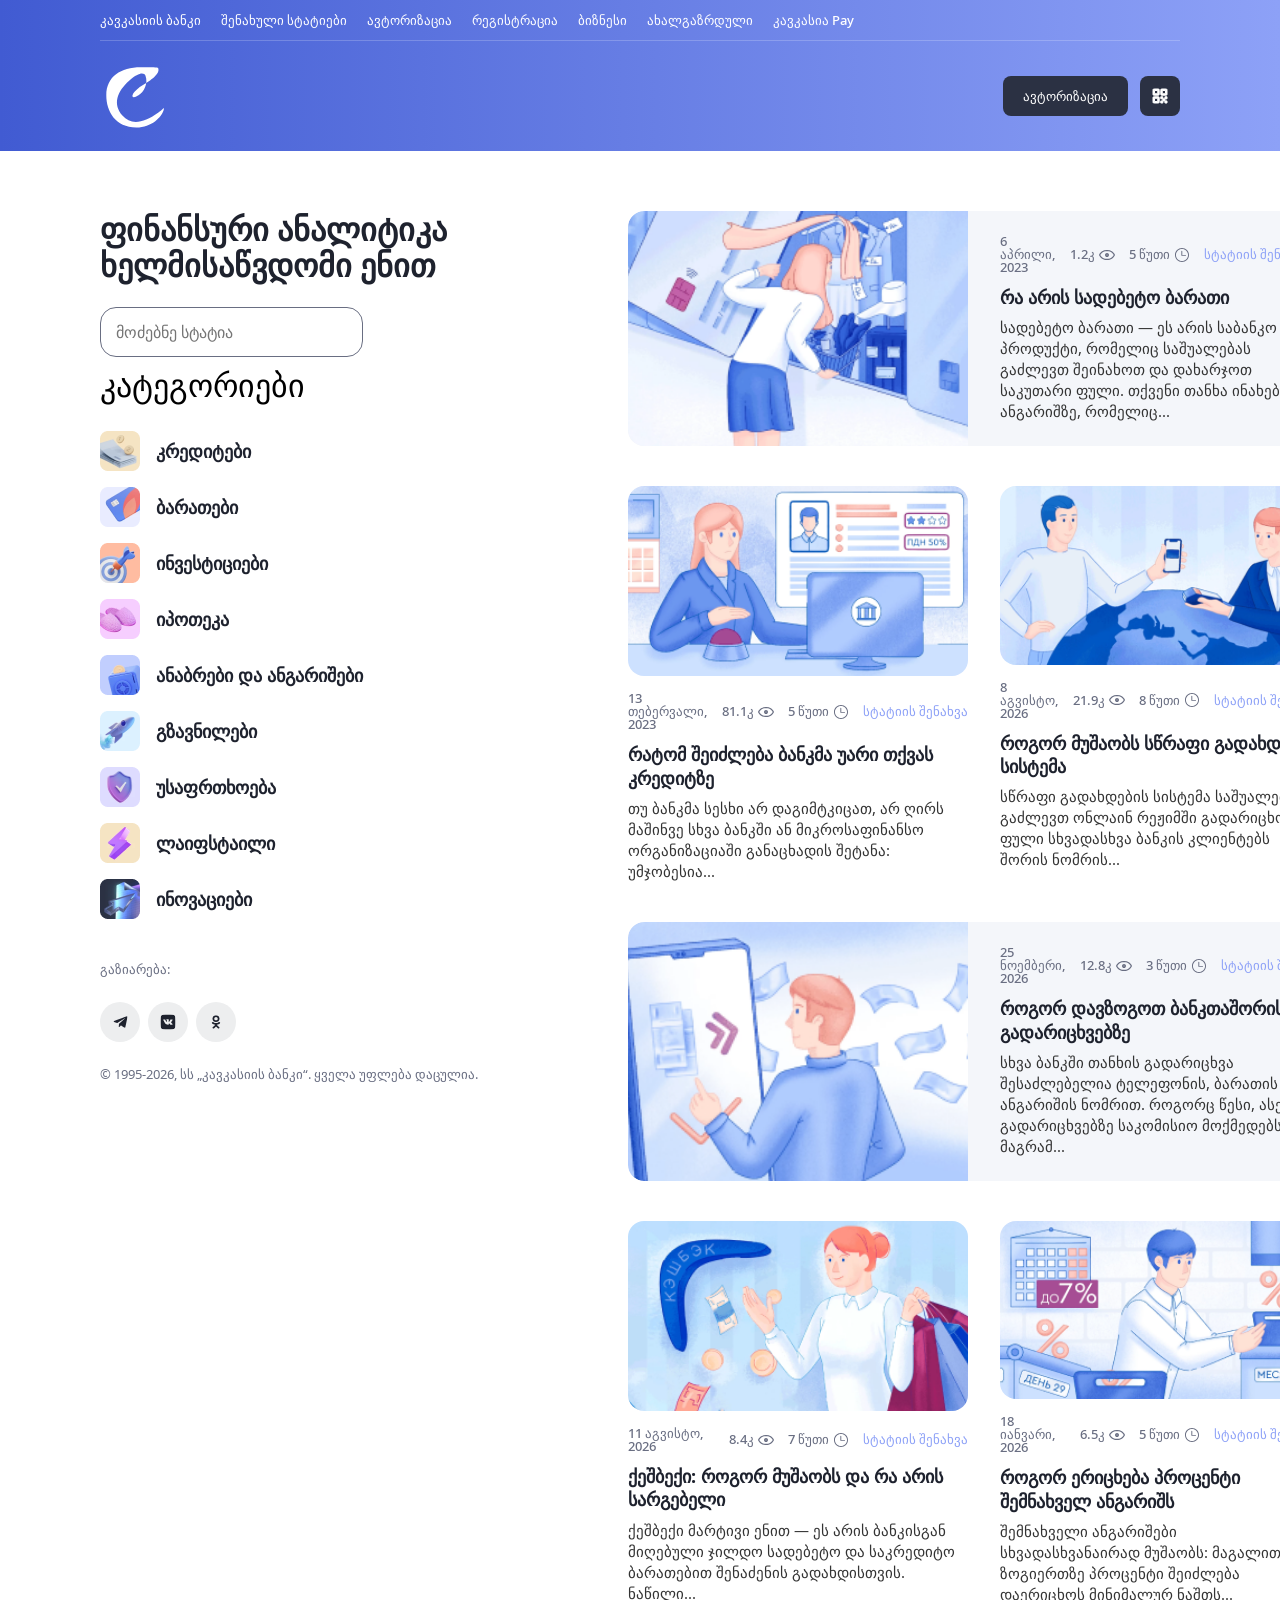
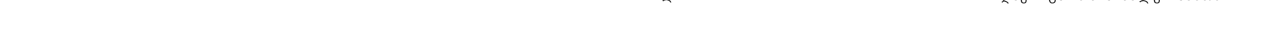
<file: index.html>
<!doctype html>
<html lang="ka">
  <head>
    <meta charset="UTF-8" />
    <meta http-equiv="X-UA-Compatible" content="IE=edge" />
    <meta name="viewport" content="width=device-width, initial-scale=1.0" />
    <link class="page__style" rel="stylesheet" href="css/style.css" />
    <title>ფინანსების შესახებ - კავკასიის ბანკი</title>
  </head>

  <body>
    <header class="header">
      <div class="container">
        <div class="header__top">
          <nav class="header__nav">
            <ul class="header__list">
              <li class="header__item">
                <a class="header__link header__link--active" href="index.html"
                  >კავკასიის ბანკი</a
                >
              </li>
              <li class="header__item">
                <a class="header__link" href="saved.html">შენახული სტატიები</a>
              </li>
              <li class="header__item">
                <a class="header__link" href="login.html">ავტორიზაცია</a>
              </li>
              <li class="header__item">
                <a class="header__link" href="registration.html">რეგისტრაცია</a>
              </li>
              <li class="header__item">
                <a class="header__link" href="#">ბიზნესი</a>
              </li>
              <li class="header__item">
                <a class="header__link" href="#">ახალგაზრდული</a>
              </li>
              <li class="header__item">
                <a class="header__link" href="#">კავკასია Pay</a>
              </li>
            </ul>
          </nav>
        </div>
        <div class="header__bottom">
          <a
            class="header__logo"
            href="#"
            aria-label="მთავარ გვერდზე დაბრუნება"
          >
            <svg class="header__image" width="70" height="70">
              <use href="img/sprite.svg#Cu-logo"></use>
            </svg>
          </a>
          <div class="header__bottom-right">
            <div class="header__buttons">
              <a class="header__button" href="login.html">ავტორიზაცია</a>
              <button
                class="header__button header__button--qr"
                type="button"
                aria-label="აპლიკაციის ჩამოტვირთვა"
              >
                <svg
                  class="header__icon"
                  width="20"
                  height="20"
                  aria-hidden="true"
                >
                  <use xlink:href="img/sprite.svg#icon-qr"></use>
                </svg>
              </button>
            </div>
          </div>
        </div>
      </div>
    </header>

    <main>
      <section class="pro-finance" aria-labelledby="main-heading">
        <div class="container">
          <h1 id="main-heading" class="visually-hidden">
            კავკასიის ბანკი ფინანსების შესახებ
          </h1>
          <div class="pro-finance__wrapper">
            <aside class="sidebar">
              <h2 class="sidebar__heading">
                ფინანსური ანალიტიკა ხელმისაწვდომი ენით
              </h2>

              <div class="sidebar__search-box">
                <input
                  type="text"
                  id="search-input"
                  placeholder="მოძებნე სტატია"
                  class="sidebar__search-input"
                />
              </div>

              <p class="sidebar__text">კატეგორიები</p>
              <button class="sidebar__button" type="button">
                ყველა კატეგორიის ჩვენება
              </button>

              <div class="sidebar__categories categories">
                <nav class="categories__nav">
                  <ul class="categories__list">
                    <li class="categories__item">
                      <a class="categories__link" href="#">
                        <img
                          class="categories__image"
                          src="./img/icon-credit.png"
                          width="40"
                          height="40"
                          alt="კრედიტების კატეგორია"
                        />
                        <span class="categories__link-text">კრედიტები</span>
                      </a>
                    </li>
                    <li class="categories__item">
                      <a class="categories__link" href="#">
                        <img
                          class="categories__image"
                          src="./img/icon-cards.png"
                          width="40"
                          height="40"
                          alt="ბარათების კატეგორია"
                        />
                        <span class="categories__link-text">ბარათები</span>
                      </a>
                    </li>
                    <li class="categories__item">
                      <a class="categories__link" href="#">
                        <img
                          class="categories__image"
                          src="./img/icon-invest.png"
                          width="40"
                          height="40"
                          alt="ინვესტიციების კატეგორია"
                        />
                        <span class="categories__link-text">ინვესტიციები</span>
                      </a>
                    </li>
                    <li class="categories__item">
                      <a class="categories__link" href="#">
                        <img
                          class="categories__image"
                          src="./img/icon-mortgage.png"
                          width="40"
                          height="40"
                          alt="იპოთეკის კატეგორია"
                        />
                        <span class="categories__link-text">იპოთეკა</span>
                      </a>
                    </li>
                    <li class="categories__item">
                      <a class="categories__link" href="#">
                        <img
                          class="categories__image"
                          src="./img/icon-deposit.png"
                          width="40"
                          height="40"
                          alt="ანაბრების კატეგორია"
                        />
                        <span class="categories__link-text"
                          >ანაბრები და ანგარიშები</span
                        >
                      </a>
                    </li>
                    <li class="categories__item">
                      <a class="categories__link" href="#">
                        <img
                          class="categories__image"
                          src="./img/icon-transfer.png"
                          width="40"
                          height="40"
                          alt="გზავნილების კატეგორია"
                        />
                        <span class="categories__link-text">გზავნილები</span>
                      </a>
                    </li>
                    <li class="categories__item">
                      <a class="categories__link" href="#">
                        <img
                          class="categories__image"
                          src="./img/icon-safety.png"
                          width="40"
                          height="40"
                          alt="უსაფრთხოების კატეგორია"
                        />
                        <span class="categories__link-text">უსაფრთხოება</span>
                      </a>
                    </li>
                    <li class="categories__item">
                      <a class="categories__link" href="#">
                        <img
                          class="categories__image"
                          src="./img/icon-lifestyle.png"
                          width="40"
                          height="40"
                          alt="ლაიფსტაილის კატეგორია"
                        />
                        <span class="categories__link-text">ლაიფსტაილი</span>
                      </a>
                    </li>
                    <li class="categories__item">
                      <a class="categories__link" href="#">
                        <img
                          class="categories__image"
                          src="./img/icon-innovations.png"
                          width="40"
                          height="40"
                          alt="ინოვაციების კატეგორია"
                        />
                        <span class="categories__link-text">ინოვაციები</span>
                      </a>
                    </li>
                  </ul>
                </nav>
              </div>

              <span class="sidebar__share">გაზიარება:</span>
              <ul class="sidebar__socials socials">
                <li class="socials__item">
                  <a
                    class="socials__link"
                    href="#"
                    aria-label="გადადი ტელეგრამის გვერდზე"
                  >
                    <svg
                      class="socials__icon"
                      width="15"
                      height="12"
                      aria-hidden="true"
                    >
                      <use xlink:href="img/sprite.svg#icon-tg"></use>
                    </svg>
                  </a>
                </li>
                <li class="socials__item">
                  <a
                    class="socials__link"
                    href="#"
                    aria-label="გადადი ფეისბუქის გვერდზე"
                  >
                    <svg
                      class="socials__icon"
                      width="16"
                      height="16"
                      aria-hidden="true"
                    >
                      <use xlink:href="img/sprite.svg#icon-vk"></use>
                    </svg>
                  </a>
                </li>
                <li class="socials__item">
                  <a
                    class="socials__link"
                    href="#"
                    aria-label="გადადი ინსტაგრამის გვერდზე"
                  >
                    <svg
                      class="socials__icon"
                      width="14"
                      height="14"
                      aria-hidden="true"
                    >
                      <use xlink:href="img/sprite.svg#icon-ok"></use>
                    </svg>
                  </a>
                </li>
              </ul>
              <p class="sidebar__copyright">
                &copy;&nbsp;1995-2026, სს „კავკასიის ბანკი“. ყველა უფლება
                დაცულია.
              </p>
            </aside>

            <ul id="articles-container" class="articles">
              <li class="articles__item articles__item--size-xl">
                <div class="card-news card-news--size-xl" data-id="1">
                  <div class="card-news__box">
                    <picture>
                      <source
                        media="(max-width:767px)"
                        srcset="
                          ./img/cover-debit-mobile.png    1x,
                          ./img/cover-debit-mobile@2x.png 2x
                        "
                      />
                      <img
                        class="card-news__image"
                        src="./img/cover-debit-desktop.png"
                        width="340"
                        height="240"
                        alt="სტატიის ილუსტრაცია"
                      />
                    </picture>
                  </div>

                  <div class="card-news__content">
                    <div class="card-news__info">
                      <span class="card-news__date">6 აპრილი, 2023</span>
                      <span class="card-news__views">
                        <span class="card-news__count">1.2კ</span>
                        <svg
                          class="card-news__icon"
                          width="16"
                          height="16"
                          aria-hidden="true"
                        >
                          <use xlink:href="img/sprite.svg#icon-eye"></use>
                        </svg>
                      </span>
                      <span class="card-news__time">
                        <span class="card-news__count">5 წუთი</span>
                        <svg
                          class="card-news__icon"
                          width="16"
                          height="16"
                          aria-hidden="true"
                        >
                          <use xlink:href="img/sprite.svg#icon-time"></use>
                        </svg>
                      </span>
                      <button
                        class="card-news__save-btn"
                        aria-label="სტატიის შენახვა"
                      >
                        სტატიის შენახვა
                      </button>
                    </div>
                    <h3 class="card-news__heading">რა არის სადებეტო ბარათი</h3>
                    <p class="card-news__text">
                      სადებეტო ბარათი — ეს არის საბანკო პროდუქტი, რომელიც
                      საშუალებას გაძლევთ შეინახოთ და დახარჯოთ საკუთარი ფული.
                      თქვენი თანხა ინახება ანგარიშზე, რომელიც...
                    </p>
                  </div>
                </div>
              </li>
              <li class="articles__item">
                <div class="card-news" data-id="2">
                  <div class="card-news__box">
                    <picture>
                      <source
                        media="(max-width:767px)"
                        srcset="
                          ./img/cover-decline-mobile.png    1x,
                          ./img/cover-decline-mobile@2x.png 2x
                        "
                      />
                      <img
                        class="card-news__image"
                        src="./img/cover-decline-desktop.png"
                        width="340"
                        height="190"
                        alt="სტატიის ილუსტრაცია"
                      />
                    </picture>
                  </div>

                  <div class="card-news__content">
                    <div class="card-news__info">
                      <span class="card-news__date">13 თებერვალი, 2023</span>
                      <span class="card-news__views">
                        <span class="card-news__count">81.1კ</span>
                        <svg
                          class="card-news__icon"
                          width="16"
                          height="16"
                          aria-hidden="true"
                        >
                          <use xlink:href="img/sprite.svg#icon-eye"></use>
                        </svg>
                      </span>
                      <span class="card-news__time">
                        <span class="card-news__count">5 წუთი</span>
                        <svg
                          class="card-news__icon"
                          width="16"
                          height="16"
                          aria-hidden="true"
                        >
                          <use xlink:href="img/sprite.svg#icon-time"></use>
                        </svg>
                      </span>
                      <button
                        class="card-news__save-btn"
                        aria-label="სტატიის შენახვა"
                      >
                        სტატიის შენახვა
                      </button>
                    </div>
                    <h3 class="card-news__heading">
                      რატომ შეიძლება ბანკმა უარი თქვას კრედიტზე
                    </h3>
                    <p class="card-news__text">
                      თუ ბანკმა სესხი არ დაგიმტკიცათ, არ ღირს მაშინვე სხვა
                      ბანკში ან მიკროსაფინანსო ორგანიზაციაში განაცხადის შეტანა:
                      უმჯობესია...
                    </p>
                  </div>
                </div>
              </li>

              <li class="articles__item">
                <div class="card-news" data-id="3">
                  <div class="card-news__box">
                    <picture>
                      <source
                        media="(max-width:767px)"
                        srcset="
                          ./img/cover-sbp-mobile.png    1x,
                          ./img/cover-sbp-mobile@2x.png 2x
                        "
                      />
                      <img
                        class="card-news__image"
                        src="./img/cover-sbp-desktop.png"
                        width="340"
                        height="190"
                        alt="სტატიის ილუსტრაცია"
                      />
                    </picture>
                  </div>

                  <div class="card-news__content">
                    <div class="card-news__info">
                      <span class="card-news__date">8 აგვისტო, 2026</span>
                      <span class="card-news__views">
                        <span class="card-news__count">21.9კ</span>
                        <svg
                          class="card-news__icon"
                          width="16"
                          height="16"
                          aria-hidden="true"
                        >
                          <use xlink:href="img/sprite.svg#icon-eye"></use>
                        </svg>
                      </span>
                      <span class="card-news__time">
                        <span class="card-news__count">8 წუთი</span>
                        <svg
                          class="card-news__icon"
                          width="16"
                          height="16"
                          aria-hidden="true"
                        >
                          <use xlink:href="img/sprite.svg#icon-time"></use>
                        </svg>
                      </span>
                      <button
                        class="card-news__save-btn"
                        aria-label="სტატიის შენახვა"
                      >
                        სტატიის შენახვა
                      </button>
                    </div>
                    <h3 class="card-news__heading">
                      როგორ მუშაობს სწრაფი გადახდების სისტემა
                    </h3>
                    <p class="card-news__text">
                      სწრაფი გადახდების სისტემა საშუალებას გაძლევთ ონლაინ
                      რეჟიმში გადარიცხოთ ფული სხვადასხვა ბანკის კლიენტებს შორის
                      ნომრის...
                    </p>
                  </div>
                </div>
              </li>

              <li class="articles__item articles__item--size-xl">
                <div class="card-news card-news--size-xl" data-id="4">
                  <div class="card-news__box">
                    <picture>
                      <source
                        media="(max-width:767px)"
                        srcset="
                          ./img/cover-transfer-mobile.png    1x,
                          ./img/cover-transfer-mobile@2x.png 2x
                        "
                      />
                      <img
                        class="card-news__image"
                        src="./img/cover-transfer-desktop.png"
                        width="340"
                        height="240"
                        alt="სტატიის ილუსტრაცია"
                      />
                    </picture>
                  </div>

                  <div class="card-news__content">
                    <div class="card-news__info">
                      <span class="card-news__date">25 ნოემბერი, 2026</span>
                      <span class="card-news__views">
                        <span class="card-news__count">12.8კ</span>
                        <svg
                          class="card-news__icon"
                          width="16"
                          height="16"
                          aria-hidden="true"
                        >
                          <use xlink:href="img/sprite.svg#icon-eye"></use>
                        </svg>
                      </span>
                      <span class="card-news__time">
                        <span class="card-news__count">3 წუთი</span>
                        <svg
                          class="card-news__icon"
                          width="16"
                          height="16"
                          aria-hidden="true"
                        >
                          <use xlink:href="img/sprite.svg#icon-time"></use>
                        </svg>
                      </span>
                      <button
                        class="card-news__save-btn"
                        aria-label="სტატიის შენახვა"
                      >
                        სტატიის შენახვა
                      </button>
                    </div>
                    <h3 class="card-news__heading">
                      როგორ დავზოგოთ ბანკთაშორის გადარიცხვებზე
                    </h3>
                    <p class="card-news__text">
                      სხვა ბანკში თანხის გადარიცხვა შესაძლებელია ტელეფონის,
                      ბარათის ან ანგარიშის ნომრით. როგორც წესი, ასეთ
                      გადარიცხვებზე საკომისიო მოქმედებს, მაგრამ...
                    </p>
                  </div>
                </div>
              </li>

              <li class="articles__item">
                <div class="card-news" data-id="5">
                  <div class="card-news__box">
                    <picture>
                      <source
                        media="(max-width:767px)"
                        srcset="
                          ./img/cover-cashback-mobile.png    1x,
                          ./img/cover-cashback-mobile@2x.png 2x
                        "
                      />
                      <img
                        class="card-news__image"
                        src="./img/cover-cashback-desktop.png"
                        width="340"
                        height="190"
                        alt="სტატიის ილუსტრაცია"
                      />
                    </picture>
                  </div>

                  <div class="card-news__content">
                    <div class="card-news__info">
                      <span class="card-news__date">11 აგვისტო, 2026</span>
                      <span class="card-news__views">
                        <span class="card-news__count">8.4კ</span>
                        <svg
                          class="card-news__icon"
                          width="16"
                          height="16"
                          aria-hidden="true"
                        >
                          <use xlink:href="img/sprite.svg#icon-eye"></use>
                        </svg>
                      </span>
                      <span class="card-news__time">
                        <span class="card-news__count">7 წუთი</span>
                        <svg
                          class="card-news__icon"
                          width="16"
                          height="16"
                          aria-hidden="true"
                        >
                          <use xlink:href="img/sprite.svg#icon-time"></use>
                        </svg>
                      </span>
                      <button
                        class="card-news__save-btn"
                        aria-label="სტატიის შენახვა"
                      >
                        სტატიის შენახვა
                      </button>
                    </div>
                    <h3 class="card-news__heading">
                      ქეშბექი: როგორ მუშაობს და რა არის სარგებელი
                    </h3>
                    <p class="card-news__text">
                      ქეშბექი მარტივი ენით — ეს არის ბანკისგან მიღებული ჯილდო
                      სადებეტო და საკრედიტო ბარათებით შენაძენის გადახდისთვის.
                      ნაწილი...
                    </p>
                  </div>
                </div>
              </li>

              <li class="articles__item">
                <div class="card-news" data-id="6">
                  <div class="card-news__box">
                    <picture>
                      <source
                        media="(max-width:767px)"
                        srcset="
                          ./img/cover-percent-mobile.png    1x,
                          ./img/cover-percent-mobile@2x.png 2x
                        "
                      />
                      <img
                        class="card-news__image"
                        src="./img/cover-percent-desktop.png"
                        width="340"
                        height="190"
                        alt="სტატიის ილუსტრაცია"
                      />
                    </picture>
                  </div>

                  <div class="card-news__content">
                    <div class="card-news__info">
                      <span class="card-news__date">18 იანვარი, 2026</span>
                      <span class="card-news__views">
                        <span class="card-news__count">6.5კ</span>
                        <svg
                          class="card-news__icon"
                          width="16"
                          height="16"
                          aria-hidden="true"
                        >
                          <use xlink:href="img/sprite.svg#icon-eye"></use>
                        </svg>
                      </span>
                      <span class="card-news__time">
                        <span class="card-news__count">5 წუთი</span>
                        <svg
                          class="card-news__icon"
                          width="16"
                          height="16"
                          aria-hidden="true"
                        >
                          <use xlink:href="img/sprite.svg#icon-time"></use>
                        </svg>
                      </span>
                      <button
                        class="card-news__save-btn"
                        aria-label="სტატიის შენახვა"
                      >
                        სტატიის შენახვა
                      </button>
                    </div>
                    <h3 class="card-news__heading">
                      როგორ ერიცხება პროცენტი შემნახველ ანგარიშს
                    </h3>
                    <p class="card-news__text">
                      შემნახველი ანგარიშები სხვადასხვანაირად მუშაობს: მაგალითად,
                      ზოგიერთზე პროცენტი შეიძლება დაერიცხოს მინიმალურ ნაშთს...
                    </p>
                  </div>
                </div>
              </li>
            </ul>
          </div>
        </div>
      </section>
    </main>
    <script type="module" src="js/main.js"></script>
  </body>
</html>
</file>
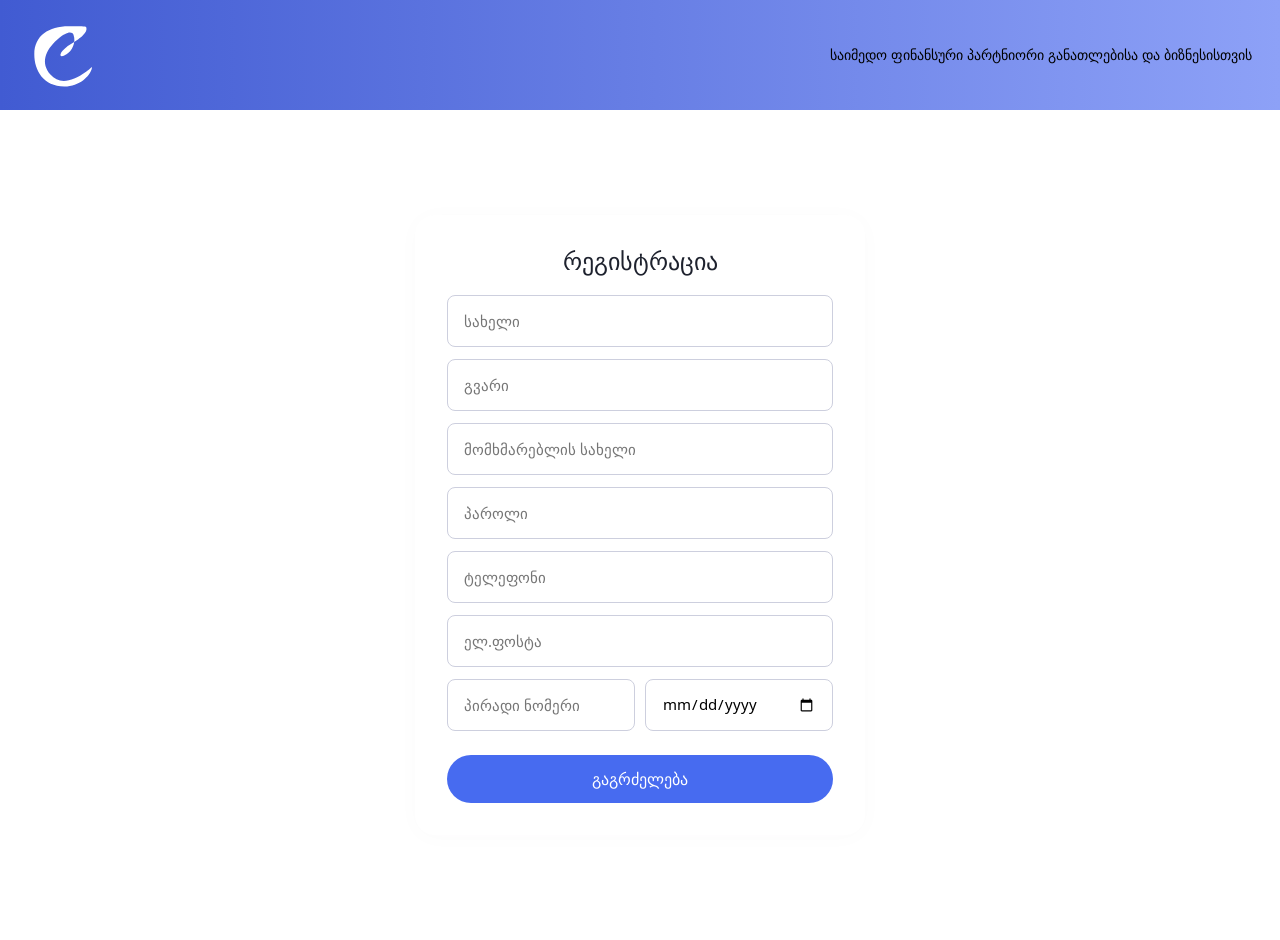
<file: registration.html>
<!doctype html>
<html lang="ka">
  <head>
    <meta charset="UTF-8" />
    <meta name="viewport" content="width=device-width, initial-scale=1.0" />
    <title>რეგისტრაცია</title>
    <link rel="stylesheet" href="./css/style.css" />
  </head>
  <body>
    <header class="header">
      <div class="header__wrapper">
        <div class="header__left">
          <a
            class="header__logo"
            href="#"
            aria-label="მთავარ გვერდზე დაბრუნება"
          >
            <svg class="header__image" width="70" height="70">
              <use href="img/sprite.svg#Cu-logo"></use>
            </svg>
          </a>
        </div>
        <div class="header__right">
          <span class="header__text"
            >საიმედო ფინანსური პარტნიორი განათლებისა და ბიზნესისთვის</span
          >
        </div>
      </div>
    </header>
    <main class="registration-page">
      <div class="container">
        <form class="registration-form">
          <h1 class="registration-form__title">რეგისტრაცია</h1>
          <div class="registration-form__row">
            <div class="registration-form__field">
              <input type="text" placeholder="სახელი" required />
            </div>
          </div>
          <div class="registration-form__field">
            <input type="text" placeholder="გვარი" required />
          </div>
          <div class="registration-form__field">
            <input type="text" placeholder="მომხმარებლის სახელი" required />
          </div>

          <div class="registration-form__field">
            <input type="password" placeholder="პაროლი" required />
          </div>

          <div class="registration-form__field">
            <input type="tel" placeholder="ტელეფონი" required />
          </div>

          <div class="registration-form__field">
            <input type="email" placeholder="ელ.ფოსტა" required />
          </div>

          <div class="registration-form__row">
            <div class="registration-form__field">
              <input type="text" placeholder="პირადი ნომერი" required />
            </div>
            <div class="registration-form__field">
              <input type="date" required />
            </div>
          </div>

          <button type="submit" class="registration-form__btn">
            გაგრძელება
          </button>
        </form>
      </div>
    </main>
  </body>
  <script type="module" src="js/main.js"></script>
</html>
</file>
<file: css/style.css>
@charset "UTF-8";
/* Global */
/* ------------------------------------ */
/*! normalize.css v8.0.1 | MIT License | github.com/necolas/normalize.css */
/* Document
  ========================================================================== */
/**
 * 1. Correct the line height in all browsers.
 * 2. Prevent adjustments of font size after orientation changes in iOS.
 */
html {
  line-height: 1.15; /* 1 */
  -webkit-text-size-adjust: 100%; /* 2 */
}

/* Sections
  ========================================================================== */
/**
* Remove the margin in all browsers.
*/
body {
  margin: 0;
}

/**
* Render the `main` element consistently in IE.
*/
main {
  display: block;
}

/**
* Correct the font size and margin on `h1` elements within `section` and
* `article` contexts in Chrome, Firefox, and Safari.
*/
h1 {
  margin: 0.67em 0;
  font-size: 2em;
}

/* Grouping content
  ========================================================================== */
/**
* 1. Add the correct box sizing in Firefox.
* 2. Show the overflow in Edge and IE.
*/
hr {
  box-sizing: content-box; /* 1 */
  height: 0; /* 1 */
  overflow: visible; /* 2 */
}

/**
* 1. Correct the inheritance and scaling of font size in all browsers.
* 2. Correct the odd `em` font sizing in all browsers.
*/
pre {
  font-size: 1em; /* 2 */
  font-family: monospace, monospace; /* 1 */
}

/* Text-level semantics
  ========================================================================== */
/**
* Remove the gray background on active links in IE 10.
*/
a {
  background-color: transparent;
}

/**
* 1. Remove the bottom border in Chrome 57-
* 2. Add the correct text decoration in Chrome, Edge, IE, Opera, and Safari.
*/
abbr[title] {
  text-decoration: underline; /* 2 */
  -webkit-text-decoration: underline dotted;
          text-decoration: underline dotted; /* 2 */
  border-bottom: none; /* 1 */
}

/**
* Add the correct font weight in Chrome, Edge, and Safari.
*/
b,
strong {
  font-weight: bolder;
}

/**
* 1. Correct the inheritance and scaling of font size in all browsers.
* 2. Correct the odd `em` font sizing in all browsers.
*/
code,
kbd,
samp {
  font-size: 1em; /* 2 */
  font-family: monospace, monospace; /* 1 */
}

/**
* Add the correct font size in all browsers.
*/
small {
  font-size: 80%;
}

/**
* Prevent `sub` and `sup` elements from affecting the line height in
* all browsers.
*/
sub,
sup {
  position: relative;
  font-size: 75%;
  line-height: 0;
  vertical-align: baseline;
}

sub {
  bottom: -0.25em;
}

sup {
  top: -0.5em;
}

/* Embedded content
  ========================================================================== */
/**
* Remove the border on images inside links in IE 10.
*/
img {
  border-style: none;
}

/* Forms
  ========================================================================== */
/**
* 1. Change the font styles in all browsers.
* 2. Remove the margin in Firefox and Safari.
*/
button,
input,
optgroup,
select,
textarea {
  margin: 0; /* 2 */
  font-size: 100%; /* 1 */
  line-height: 1.15; /* 1 */
  font-family: inherit; /* 1 */
}

/**
* Show the overflow in IE.
* 1. Show the overflow in Edge.
*/
button,
input {
  /* 1 */
  overflow: visible;
}

/**
* Remove the inheritance of text transform in Edge, Firefox, and IE.
* 1. Remove the inheritance of text transform in Firefox.
*/
button,
select {
  /* 1 */
  text-transform: none;
}

/**
* Correct the inability to style clickable types in iOS and Safari.
*/
button,
[type=button],
[type=reset],
[type=submit] {
  -webkit-appearance: button;
}

/**
* Remove the inner border and padding in Firefox.
*/
button::-moz-focus-inner,
[type=button]::-moz-focus-inner,
[type=reset]::-moz-focus-inner,
[type=submit]::-moz-focus-inner {
  padding: 0;
  border-style: none;
}

/**
* Restore the focus styles unset by the previous rule.
*/
button:-moz-focusring,
[type=button]:-moz-focusring,
[type=reset]:-moz-focusring,
[type=submit]:-moz-focusring {
  outline: 1px dotted ButtonText;
}

/**
* Correct the padding in Firefox.
*/
fieldset {
  padding: 0.35em 0.75em 0.625em;
}

/**
* 1. Correct the text wrapping in Edge and IE.
* 2. Correct the color inheritance from `fieldset` elements in IE.
* 3. Remove the padding so developers are not caught out when they zero out
*    `fieldset` elements in all browsers.
*/
legend {
  display: table; /* 1 */
  box-sizing: border-box; /* 1 */
  max-width: 100%; /* 1 */
  padding: 0; /* 3 */
  color: inherit; /* 2 */
  white-space: normal; /* 1 */
}

/**
* Add the correct vertical alignment in Chrome, Firefox, and Opera.
*/
progress {
  vertical-align: baseline;
}

/**
* Remove the default vertical scrollbar in IE 10+.
*/
textarea {
  overflow: auto;
}

/**
* 1. Add the correct box sizing in IE 10.
* 2. Remove the padding in IE 10.
*/
[type=checkbox],
[type=radio] {
  box-sizing: border-box; /* 1 */
  padding: 0; /* 2 */
}

/**
* Correct the cursor style of increment and decrement buttons in Chrome.
*/
[type=number]::-webkit-inner-spin-button,
[type=number]::-webkit-outer-spin-button {
  height: auto;
}

/**
* 1. Correct the odd appearance in Chrome and Safari.
* 2. Correct the outline style in Safari.
*/
[type=search] {
  outline-offset: -2px; /* 2 */
  -webkit-appearance: textfield; /* 1 */
}

/**
* Remove the inner padding in Chrome and Safari on macOS.
*/
[type=search]::-webkit-search-decoration {
  -webkit-appearance: none;
}

/**
* 1. Correct the inability to style clickable types in iOS and Safari.
* 2. Change font properties to `inherit` in Safari.
*/
::-webkit-file-upload-button {
  font: inherit; /* 2 */
  -webkit-appearance: button; /* 1 */
}

/* Interactive
  ========================================================================== */
/*
* Add the correct display in Edge, IE 10+, and Firefox.
*/
details {
  display: block;
}

/*
* Add the correct display in all browsers.
*/
summary {
  display: list-item;
}

/* Misc
  ========================================================================== */
/**
* Add the correct display in IE 10+.
*/
template {
  display: none;
}

/**
* Add the correct display in IE 10.
*/
[hidden] {
  display: none;
}

/* Fonts */
/* ------------------------------------ */
/* Colors */
/* ------------------------------------ */
/* Breakpoints */
/* ------------------------------------ */
*,
*::after,
*::before {
  box-sizing: border-box;
}

body {
  margin: 0;
  padding: 0;
  font-family: "Noto Sans", "Arial", sans-serif;
  color: #1E222E;
}

img {
  display: block;
  height: auto;
  max-width: 100%;
  -o-object-fit: cover;
     object-fit: cover;
}

a {
  color: inherit;
  text-decoration: none;
}

@font-face {
  font-family: "Noto Sans";
  src: url("../../fonts/NotoSans-Regular.woff2") format("woff2"), url("../../fonts/NotoSans-Regular.woff") format("woff");
  font-weight: 400;
  font-style: normal;
  font-display: swap;
}
@font-face {
  font-family: "Noto Sans";
  src: url("../../fonts/NotoSans-Medium.woff2") format("woff2"), url("../../fonts/NotoSans-Medium.woff") format("woff");
  font-weight: 500;
  font-style: normal;
  font-display: swap;
}
@font-face {
  font-family: "Noto Sans";
  src: url("../../fonts/NotoSans-Bold.woff2") format("woff2"), url("../../fonts/NotoSans-Bold.woff") format("woff");
  font-weight: 700;
  font-style: normal;
  font-display: swap;
}
.container {
  max-width: 1440px;
  margin: 0 auto;
  padding: 0 100px;
}
@media (max-width: 1023px) {
  .container {
    padding: 0 30px;
  }
}
@media (max-width: 767px) {
  .container {
    padding: 0 15px;
  }
}

.visually-hidden {
  position: absolute;
  width: 1px;
  height: 1px;
  margin: -1px;
  padding: 0;
  overflow: hidden;
  white-space: nowrap;
  border: 0;
  clip: rect(0 0 0 0);
  clip-path: inset(100%);
}

/* Blocks */
/* ------------------------------------ */
.header {
  background: linear-gradient(90deg, #415bd2 0%, #8da1f7 100%);
}
.header__top {
  padding: 12px 0;
  border-bottom: 1px solid rgba(255, 255, 255, 0.2);
}
@media (max-width: 1023px) {
  .header__top {
    display: none;
    margin: 0;
  }
}
.header__list {
  display: flex;
  flex-wrap: nowrap;
  gap: 20px;
  margin: 0;
  padding: 0;
  list-style-type: none;
  align-items: center;
  justify-content: flex-start;
}
.header__link {
  display: block;
  color: #ffffff;
  font-size: 13px;
  font-weight: 500;
  line-height: 16px;
  text-decoration: none;
  transition: opacity 0.2s ease;
}
.header__link:hover {
  opacity: 0.8;
}
.header__bottom {
  display: flex;
  justify-content: space-between;
  gap: 20px;
  padding: 20px 0;
}
@media (max-width: 1023px) {
  .header__bottom {
    padding: 13px 0;
  }
}
.header__bottom-right {
  display: flex;
  flex-direction: row;
  gap: 28px;
}
.header__logo {
  flex-shrink: 0;
  display: flex;
  align-items: center;
}
.header__logo img {
  filter: brightness(0) invert(1);
}
.header__buttons {
  display: flex;
  align-items: center;
  gap: 12px;
}
@media (max-width: 767px) {
  .header__buttons {
    display: none;
  }
}
.header__button {
  outline: none;
  padding: 12px 20px;
  border: none;
  border-radius: 8px;
  background-color: #2b3143;
  color: #ffffff;
  text-align: center;
  font-size: 13px;
  font-weight: 500;
  line-height: 16px;
  display: flex;
  align-items: center;
  justify-content: center;
  cursor: pointer;
  transition: background-color 0.2s ease;
}
.header__button:hover, .header__button:focus {
  background-color: #1e222f;
}
.header__button[disabled] {
  cursor: default;
  color: rgba(255, 255, 255, 0.4);
  background-color: rgba(43, 49, 67, 0.5);
}
.header__button--qr {
  height: 40px;
  width: 40px;
  padding: 0;
}
.header__button--burger {
  display: none;
  background-color: transparent;
  padding: 0;
}
@media (max-width: 1023px) {
  .header__button--burger {
    display: block;
  }
}
.header__icon, .header__burger-icon {
  fill: #ffffff;
  stroke: #ffffff;
}

.categories__list {
  display: flex;
  flex-direction: column;
  gap: 16px;
  margin: 0;
  padding: 0;
  list-style-type: none;
}
@media (max-width: 1023px) {
  .categories__list {
    display: grid;
    grid-template-columns: repeat(3, 220px);
    -moz-column-gap: 24px;
         column-gap: 24px;
  }
}
@media (max-width: 767px) {
  .categories__list {
    display: none;
  }
}
.categories__link {
  outline: none;
  display: flex;
  gap: 16px;
  align-items: center;
  color: inherit;
  font-size: 18px;
  font-weight: 700;
  line-height: 24px;
}
.categories__link-text:hover {
  color: #476BF0;
}
.categories__link-text:focus {
  color: #476BF0;
}

.card-news {
  display: flex;
  flex-direction: column;
  border-radius: 16px;
  outline: none;
  text-decoration: none;
  color: inherit;
  height: 100%;
}
.card-news--size-xl {
  flex-direction: row;
  background-color: #F4F6FA;
  overflow: hidden;
}
@media (max-width: 767px) {
  .card-news--size-xl {
    flex-direction: column;
    background-color: transparent;
  }
}
.card-news--size-xl .card-news__box {
  width: 340px;
  height: auto;
  aspect-ratio: auto;
  align-self: stretch;
  border-radius: 16px 0 0 16px;
}
@media (max-width: 767px) {
  .card-news--size-xl .card-news__box {
    width: 100%;
    aspect-ratio: 340/190;
    border-radius: 16px;
  }
}
.card-news--size-xl .card-news__content {
  padding: 24px 32px;
  display: flex;
  flex-direction: column;
  justify-content: center;
  flex: 1;
}
@media (max-width: 767px) {
  .card-news--size-xl .card-news__content {
    padding: 12px 0 0 0;
  }
}
.card-news__box {
  position: relative;
  flex-shrink: 0;
  border-radius: 16px;
  overflow: hidden;
  width: 100%;
  aspect-ratio: 340/190;
}
.card-news__box picture,
.card-news__box img {
  display: block;
  width: 100%;
  height: 100%;
  -o-object-fit: cover;
     object-fit: cover;
}
.card-news__box::before {
  content: "სტატიის წაკითხვა";
  position: absolute;
  inset: 0;
  background: rgba(0, 0, 0, 0.45);
  color: #ffffff;
  display: flex;
  align-items: center;
  justify-content: center;
  font-size: 15px;
  line-height: 20px;
  font-weight: 500;
  opacity: 0;
  transition: opacity 0.2s ease;
  z-index: 1;
}
.card-news__box:hover::before, .card-news__box:focus-within::before {
  opacity: 1;
}
.card-news__content {
  padding: 16px 0 0 0;
  display: flex;
  flex-direction: column;
  flex-grow: 1;
}
.card-news__info {
  display: flex;
  align-items: center;
  gap: 14px;
  margin: 0 0 12px 0;
  color: #696E82;
  font-size: 13px;
  font-weight: 500;
  line-height: 1;
  width: 100%;
}
@media (max-width: 767px) {
  .card-news__info {
    font-size: 12px;
    gap: 10px;
    margin: 0 0 8px 0;
  }
}
.card-news__views, .card-news__time {
  display: flex;
  align-items: center;
  gap: 4px;
  white-space: nowrap;
}
.card-news__icon {
  flex-shrink: 0;
  fill: currentColor;
}
.card-news__save-btn {
  margin-left: auto;
  background: none;
  border: none;
  cursor: pointer;
  padding: 0;
  font-size: 13px;
  font-weight: 500;
  color: #8da1f7;
  white-space: nowrap;
  transition: color 0.2s ease;
}
@media (max-width: 767px) {
  .card-news__save-btn {
    font-size: 12px;
  }
}
.card-news__save-btn:hover, .card-news__save-btn:focus {
  color: #476BF0;
}
.card-news__save-btn--active {
  color: #476BF0;
}
.card-news__heading {
  margin: 0 0 8px 0;
  font-size: 18px;
  font-weight: 700;
  line-height: 1.3;
  transition: color 0.2s ease;
}
@media (max-width: 767px) {
  .card-news__heading {
    font-size: 16px;
    margin: 0 0 6px 0;
  }
}
.card-news:hover .card-news__heading, .card-news:focus-within .card-news__heading {
  color: #476BF0;
}
.card-news__text {
  margin: 0;
  font-size: 15px;
  line-height: 1.4;
  color: #333333;
}
@media (max-width: 767px) {
  .card-news__text {
    font-size: 14px;
  }
}

.socials {
  display: flex;
  flex-wrap: wrap;
  gap: 8px;
  margin: 0;
  padding: 0;
  list-style-type: none;
}
.socials__link {
  outline: none;
  display: flex;
  align-items: center;
  justify-content: center;
  width: 40px;
  height: 40px;
  border-radius: 50%;
  background-color: #EDEEEF;
}

.articles {
  display: grid;
  grid-template-columns: 1fr 1fr;
  gap: 40px 32px;
  margin: 0;
  padding: 0;
  list-style-type: none;
}
@media (max-width: 767px) {
  .articles {
    display: grid;
    grid-template-columns: 345px;
    gap: 10px;
  }
}
.articles__item {
  display: flex;
}
.articles__item--size-xl {
  grid-column: 1/-1;
}

.sidebar__heading {
  margin: 0 0 24px 0;
  font-size: 32px;
  font-weight: 700;
  line-height: 36px;
}
@media (max-width: 1023px) {
  .sidebar__heading {
    text-align: center;
    width: 650px;
    margin: 0 0 20px 29px;
  }
}
@media (max-width: 767px) {
  .sidebar__heading {
    text-align: center;
    font-size: 20px;
    line-height: 24px;
    width: 345px;
    margin: 0 0 15px 0;
  }
}
.sidebar__text {
  margin: 0 0 28px 0;
  color: black;
  font-size: 32px;
  line-height: 36px;
}
@media (max-width: 1023px) {
  .sidebar__text {
    text-align: center;
    margin: 0 0 40px 0;
  }
}
@media (max-width: 767px) {
  .sidebar__text {
    text-align: center;
    font-size: 16px;
    line-height: 20px;
    margin: 0 0 20px 0;
  }
}
.sidebar__button {
  display: none;
}
@media (max-width: 767px) {
  .sidebar__button {
    display: block;
    width: 345px;
    border-radius: 8px;
    background-color: #edeeef;
    border: none;
    padding: 10px;
    font-size: 12px;
    line-height: 16px;
    font-weight: 500;
  }
}
.sidebar__categories {
  margin: 0 0 40px 0;
}
@media (max-width: 767px) {
  .sidebar__categories {
    margin: 0 0 30px 0;
  }
}
.sidebar__socials {
  margin: 24px 0 24px 0;
}
@media (max-width: 1023px) {
  .sidebar__socials {
    display: none;
  }
}
.sidebar__share {
  margin: 0 0 12px 0;
  color: #696E82;
  font-size: 13px;
  line-height: 16px;
}
@media (max-width: 1023px) {
  .sidebar__share {
    display: none;
  }
}
.sidebar__copyright {
  margin: 0;
  color: #696E82;
  font-size: 13px;
  line-height: 16px;
}
@media (max-width: 1023px) {
  .sidebar__copyright {
    display: none;
  }
}
.sidebar__search-input {
  padding: 15px;
  border: 1px solid #696E82;
  margin: 0 0 10px 0;
  border-radius: 16px;
  text-align: left;
  background-color: #ffffff;
  outline: none;
  transition: border-color 0.2s ease;
}
.sidebar__search-input:hover, .sidebar__search-input:focus {
  border-color: #415bd2;
}

.pro-finance__wrapper {
  display: grid;
  grid-template-columns: 400px 1fr;
  gap: 128px;
  padding: 60px 0 40px;
}
@media (max-width: 1023px) {
  .pro-finance__wrapper {
    display: flex;
    flex-direction: column;
    padding: 40px 0 38px;
    gap: 0px;
  }
}
@media (max-width: 767px) {
  .pro-finance__wrapper {
    padding: 35px 0 29px;
  }
}

.login {
  background: linear-gradient(90deg, #ede7e7 0%, #edf4fd 68.47%, #e5e9f5 100%);
}

.login-banner {
  display: flex;
  flex-direction: column;
  background-color: #fff;
  box-shadow: 0px 2px 24px 0px rgba(127, 34, 85, 0.0196078431);
  border-radius: 20px;
  width: 450px;
  padding: 32px;
  padding-bottom: 0;
  margin: 0 0 32px 0;
  justify-content: center;
  align-items: center;
}

.login-banner__header {
  color: #1e222e;
  font-size: 24px;
  line-height: 28px;
  font-weight: 400;
  margin: 0 0 20px 0;
}

.login-banner__inner {
  display: flex;
  align-items: center;
  justify-content: center;
  flex-direction: column;
}

.login-banner__input-item {
  border: 1px solid #cdcfde;
  border-radius: 8px;
  width: 386px;
  height: 44px;
}

.login-banner__inputs {
  display: flex;
  flex-direction: column;
  gap: 12px;
  margin: 0 0 24px 0;
}

.login-banner__btn {
  background-color: #476bf0;
  width: 386px;
  height: 48px;
  border-radius: 60px;
  display: flex;
  align-items: center;
  justify-content: center;
  border: none;
  margin: 0 0 24px 0;
  color: #fff;
}

.login-banner__btn-link {
  color: #fff;
  font-weight: 400;
  font-size: 16px;
  line-height: 20px;
}

.login-banner__link {
  font-size: 16px;
  line-height: 20px;
  font-weight: 400;
  color: #1e222e;
  margin: 0 0 24px 0;
}

.login-banner__bottom {
  display: flex;
  align-items: center;
  justify-content: center;
  flex-direction: row;
  width: 450px;
  height: 80px;
  background: linear-gradient(90deg, #f5f6fa 0%, #f7f1f7 51.5%, #f5f7fd 100%);
  border-bottom-left-radius: 20px;
  border-bottom-right-radius: 20px;
}

.login-banner__bottom-inner {
  display: flex;
  align-items: center;
  justify-content: center;
  gap: 8px;
}

.login-banner__bottom-link {
  display: flex;
  justify-content: center;
  align-items: center;
  gap: 8px;
}

.main__wrapper {
  display: flex;
  align-items: center;
  justify-content: center;
  flex-direction: column;
  padding-bottom: 104px;
  padding-top: 54px;
}

.main__wrapper-link {
  display: flex;
  align-items: center;
  justify-content: center;
  color: #476bf0;
  font-size: 16px;
  line-height: 20px;
  font-weight: 400;
}

.btn {
  padding: 12px;
  font-size: 16px;
  background: linear-gradient(90deg, #f5f6fa 0%, #f7f1f7 50%, #f5f7fd 100%);
  border: none;
  border-radius: 8px;
  cursor: pointer;
  transition: 0.3s;
}

.login-banner__input {
  display: flex;
  flex-direction: row;
  align-items: center;
  justify-content: center;
}

.login-banner__input-item {
  padding: 10px;
}

.login-banner__input-logo {
  position: absolute;
  right: 12px;
}

.footer__wrapper {
  display: flex;
  justify-content: space-between;
  padding: 0 28px 28px 28px;
  padding-top: 70px;
}

.footer__wrapper--forgot-data {
  padding-top: 0;
}

.footer__left {
  display: flex;
  flex-direction: row;
  align-items: center;
  gap: 24px;
  flex-wrap: wrap;
}

.footer__phone,
.footer__tg-link,
.footer__text {
  display: flex;
  align-items: center;
  gap: 8px;
}

.footer__theme {
  display: flex;
  align-items: center;
  justify-content: center;
  gap: 8px;
}

.footer {
  background: linear-gradient(90deg, #f5f6fa 0%, #f7f1f7 50%, #f5f7fd 100%);
}

.header__wrapper {
  display: flex;
  justify-content: space-between;
  align-items: center;
  padding: 20px 28px;
}

.header__right {
  display: flex;
  align-items: center;
  justify-content: center;
  text-align: right;
  gap: 4px;
}

.header__text {
  color: black;
  font-size: 14px;
  line-height: 16px;
  font-weight: 400;
}

.registration-page {
  display: flex;
  align-items: center;
  justify-content: center;
  min-height: calc(100vh - 70px);
  background-color: #ffffff;
  padding: 40px 20px;
  max-height: 100vh;
}
.registration-page .container {
  display: flex;
  justify-content: center;
  align-items: center;
  width: 100%;
}

.registration-form {
  box-shadow: 0px 2px 24px 0px rgba(127, 34, 85, 0.0196078431);
  background-color: #fff;
  border-radius: 20px;
  width: 450px;
  padding: 32px;
  display: flex;
  flex-direction: column;
  justify-content: center;
}
.registration-form__title {
  color: #1e222e;
  font-family: "Noto Sans", sans-serif;
  font-weight: 400;
  font-size: 24px;
  line-height: 28px;
  letter-spacing: 0%;
  margin: 0 0 20px 0;
  text-align: center;
}
.registration-form__field {
  width: 100%;
  margin-bottom: 12px;
}
.registration-form__field input {
  width: 100%;
  height: 52px;
  border: 1px solid #cdcfde;
  border-radius: 8px;
  padding: 0 16px;
  font-size: 15px;
  outline: none;
}
.registration-form__field input:focus {
  border-color: #476bf0;
}
.registration-form__row {
  display: flex;
  gap: 10px;
  width: 100%;
  margin-bottom: 12px;
}
.registration-form__row .registration-form__field {
  flex: 1;
  margin-bottom: 0;
}
.registration-form__btn {
  border: none;
  background-color: #476bf0;
  padding: 14px;
  border-radius: 60px;
  font-family: "Noto Sans", sans-serif;
  font-weight: 400;
  font-size: 16px;
  line-height: 20px;
  letter-spacing: 0%;
  color: #ffffff;
  width: 100%;
  cursor: pointer;
  margin: 12px 0 0 0;
  transition: background-color 0.2s ease;
}
.registration-form__btn:hover, .registration-form__btn:focus {
  background-color: #3656d0;
}/*# sourceMappingURL=style.css.map */
</file>
